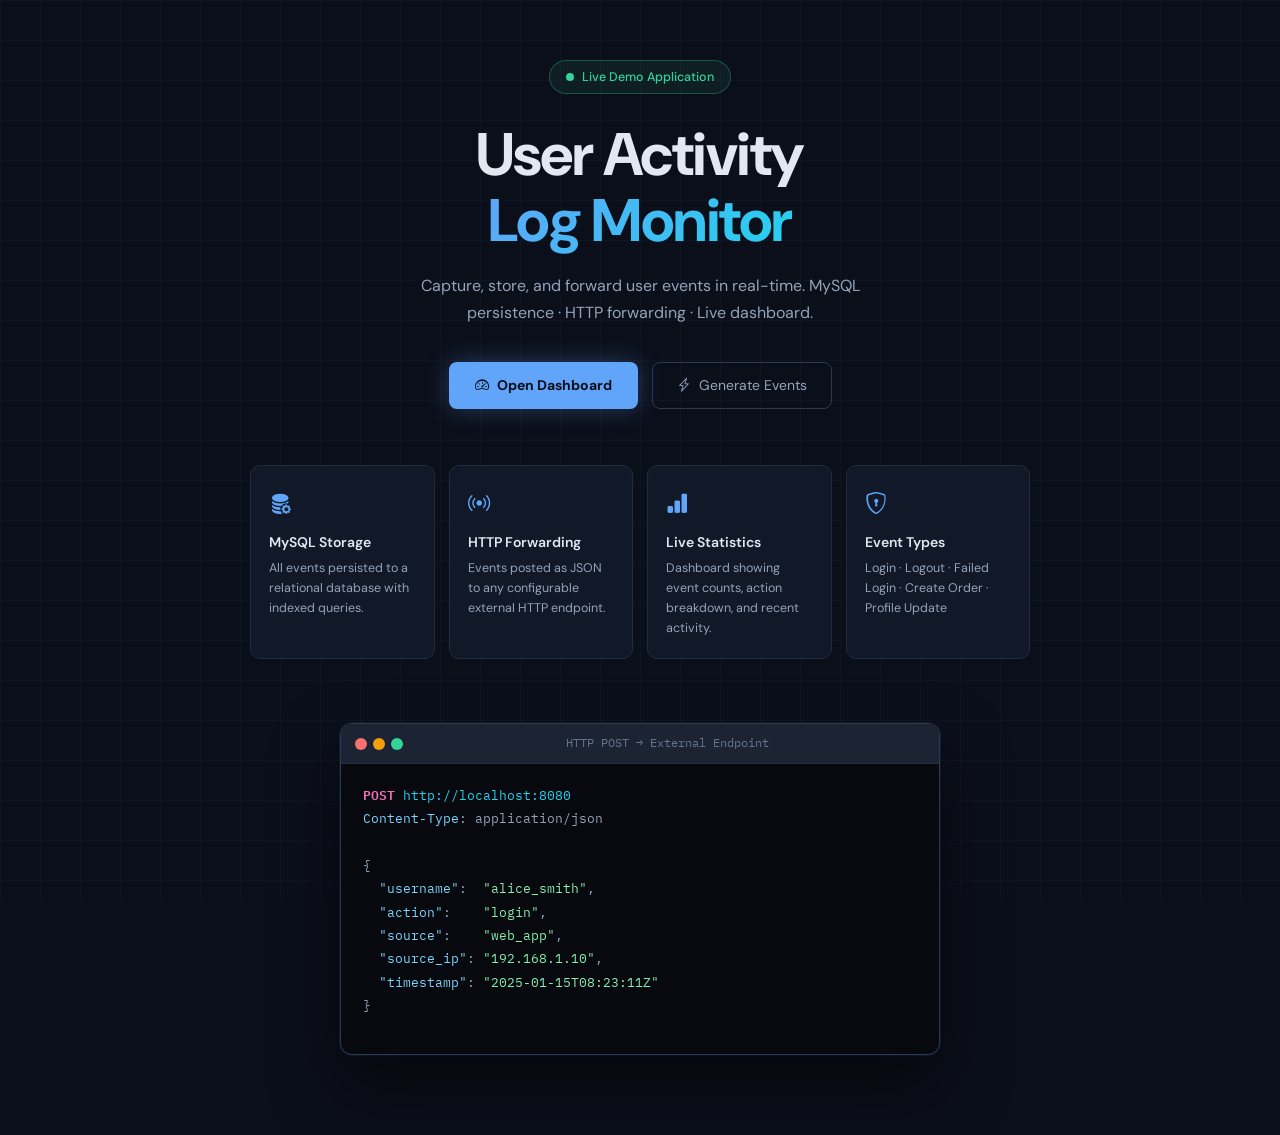
<file: templates/index.html>
<!DOCTYPE html>
<html lang="en">
<head>
  <meta charset="UTF-8"/>
  <meta name="viewport" content="width=device-width, initial-scale=1.0"/>
  <title>ActivityLog — User Activity Monitoring</title>
  <link rel="preconnect" href="https://fonts.googleapis.com"/>
  <link href="https://fonts.googleapis.com/css2?family=IBM+Plex+Mono:wght@400;500;600&family=DM+Sans:wght@300;400;500;600&display=swap" rel="stylesheet"/>
  <link href="https://cdn.jsdelivr.net/npm/bootstrap@5.3.3/dist/css/bootstrap.min.css" rel="stylesheet"/>
  <link href="https://cdn.jsdelivr.net/npm/bootstrap-icons@1.11.3/font/bootstrap-icons.min.css" rel="stylesheet"/>
  <link rel="stylesheet" href="/static/css/style.css"/>
  <link rel="stylesheet" href="/static/css/landing.css"/>
</head>
<body class="landing-body">

  <!-- ── Grid background ── -->
  <div class="landing-grid"></div>

  <!-- ── Hero ── -->
  <section class="hero-section">
    <div class="hero-pill">
      <span class="pulse-dot"></span> Live Demo Application
    </div>

    <h1 class="hero-title">
      User Activity<br/>
      <span class="hero-accent">Log Monitor</span>
    </h1>

    <p class="hero-sub">
      Capture, store, and forward user events in real-time.
      MySQL persistence · HTTP forwarding · Live dashboard.
    </p>

    <div class="hero-actions">
      <a href="/dashboard" class="btn-hero-primary">
        <i class="bi bi-speedometer2"></i> Open Dashboard
      </a>
      <a href="/generator" class="btn-hero-secondary">
        <i class="bi bi-lightning-charge"></i> Generate Events
      </a>
    </div>

    <!-- Feature grid -->
    <div class="feature-grid">
      <div class="feat-card">
        <i class="bi bi-database-fill-gear feat-icon"></i>
        <div class="feat-title">MySQL Storage</div>
        <div class="feat-desc">All events persisted to a relational database with indexed queries.</div>
      </div>
      <div class="feat-card">
        <i class="bi bi-broadcast feat-icon"></i>
        <div class="feat-title">HTTP Forwarding</div>
        <div class="feat-desc">Events posted as JSON to any configurable external HTTP endpoint.</div>
      </div>
      <div class="feat-card">
        <i class="bi bi-bar-chart-fill feat-icon"></i>
        <div class="feat-title">Live Statistics</div>
        <div class="feat-desc">Dashboard showing event counts, action breakdown, and recent activity.</div>
      </div>
      <div class="feat-card">
        <i class="bi bi-shield-lock feat-icon"></i>
        <div class="feat-title">Event Types</div>
        <div class="feat-desc">Login · Logout · Failed Login · Create Order · Profile Update</div>
      </div>
    </div>
  </section>

  <!-- Terminal preview -->
  <div class="terminal-preview">
    <div class="term-bar">
      <span class="term-dot r"></span>
      <span class="term-dot y"></span>
      <span class="term-dot g"></span>
      <span class="term-label">HTTP POST → External Endpoint</span>
    </div>
    <div class="term-body">
      <pre class="term-code"><span class="c-kw">POST</span> <span class="c-url">http://localhost:8080</span>
<span class="c-key">Content-Type</span>: <span class="c-val">application/json</span>

{
  <span class="c-key">"username"</span>:  <span class="c-str">"alice_smith"</span>,
  <span class="c-key">"action"</span>:    <span class="c-str">"login"</span>,
  <span class="c-key">"source"</span>:    <span class="c-str">"web_app"</span>,
  <span class="c-key">"source_ip"</span>: <span class="c-str">"192.168.1.10"</span>,
  <span class="c-key">"timestamp"</span>: <span class="c-str">"2025-01-15T08:23:11Z"</span>
}</pre>
    </div>
  </div>

  <script src="https://cdn.jsdelivr.net/npm/bootstrap@5.3.3/dist/js/bootstrap.bundle.min.js"></script>
</body>
</html>
</file>
<file: static/css/style.css>
/* ═══════════════════════════════════════════════════════════════════════════
   ActivityLog — Main Stylesheet
   Font: IBM Plex Mono (monospace / data) + DM Sans (UI)
   Theme: Dark terminal / industrial
═══════════════════════════════════════════════════════════════════════════ */

/* ── Variables ──────────────────────────────────────────────────────────── */
:root {
  --bg:         #0b0f1a;
  --bg2:        #111827;
  --bg3:        #1c2333;
  --border:     #1e2d40;
  --border2:    #2a3a52;

  --text:       #e2e8f0;
  --text-dim:   #64748b;
  --text-muted: #94a3b8;

  --green:      #34d399;
  --green-dim:  rgba(52,211,153,.12);
  --blue:       #60a5fa;
  --blue-dim:   rgba(96,165,250,.12);
  --amber:      #f59e0b;
  --amber-dim:  rgba(245,158,11,.12);
  --red:        #f87171;
  --red-dim:    rgba(248,113,113,.12);
  --purple:     #a78bfa;
  --purple-dim: rgba(167,139,250,.12);
  --cyan:       #22d3ee;

  --radius:     10px;
  --radius-sm:  6px;
  --sidebar-w:  240px;

  --font-body: "DM Sans", system-ui, sans-serif;
  --font-mono: "IBM Plex Mono", "Cascadia Code", monospace;
}

/* ── Reset / base ───────────────────────────────────────────────────────── */
*, *::before, *::after { box-sizing: border-box; margin: 0; padding: 0; }

html { scroll-behavior: smooth; }

body {
  background: var(--bg);
  color: var(--text);
  font-family: var(--font-body);
  font-size: 14px;
  line-height: 1.6;
  -webkit-font-smoothing: antialiased;
  display: flex;
  min-height: 100vh;
}

a { color: inherit; text-decoration: none; }

/* ── Sidebar ────────────────────────────────────────────────────────────── */
.sidebar {
  width: var(--sidebar-w);
  background: var(--bg2);
  border-right: 1px solid var(--border);
  display: flex;
  flex-direction: column;
  position: fixed;
  top: 0; left: 0;
  height: 100vh;
  z-index: 200;
  transition: transform .25s ease;
}

.sidebar-brand {
  display: flex;
  align-items: center;
  gap: 10px;
  padding: 20px 20px 16px;
  border-bottom: 1px solid var(--border);
}

.brand-icon {
  width: 32px; height: 32px;
  background: var(--blue-dim);
  border: 1px solid var(--blue);
  border-radius: var(--radius-sm);
  display: flex; align-items: center; justify-content: center;
  color: var(--blue);
  font-size: 16px;
}

.brand-text {
  font-family: var(--font-mono);
  font-weight: 600;
  font-size: 15px;
  color: var(--text);
  letter-spacing: -.3px;
}

.sidebar-nav {
  flex: 1;
  padding: 12px 0;
  overflow-y: auto;
}

.nav-label {
  display: block;
  font-size: 10px;
  font-weight: 600;
  letter-spacing: 1.2px;
  color: var(--text-dim);
  padding: 12px 20px 4px;
}

.nav-link {
  display: flex;
  align-items: center;
  gap: 10px;
  padding: 9px 20px;
  color: var(--text-muted);
  font-size: 13.5px;
  transition: background .15s, color .15s;
  border-left: 2px solid transparent;
}

.nav-link i { font-size: 15px; width: 18px; }

.nav-link:hover {
  background: var(--bg3);
  color: var(--text);
}

.nav-link.active {
  background: var(--blue-dim);
  color: var(--blue);
  border-left-color: var(--blue);
}

.sidebar-footer {
  padding: 16px 20px;
  border-top: 1px solid var(--border);
}

.endpoint-badge {
  display: flex;
  align-items: center;
  gap: 6px;
  padding: 6px 10px;
  background: var(--bg3);
  border: 1px solid var(--border2);
  border-radius: var(--radius-sm);
  color: var(--text-muted);
  font-family: var(--font-mono);
  font-size: 11px;
  overflow: hidden;
}

.endpoint-badge i { color: var(--green); flex-shrink: 0; }
#endpointHost { overflow: hidden; text-overflow: ellipsis; white-space: nowrap; }

/* ── Topbar (mobile) ────────────────────────────────────────────────────── */
.topbar {
  position: fixed; top: 0; left: 0; right: 0;
  height: 52px;
  background: var(--bg2);
  border-bottom: 1px solid var(--border);
  display: flex; align-items: center; gap: 12px;
  padding: 0 16px;
  z-index: 300;
}

.topbar-toggle {
  background: none; border: none;
  color: var(--text); font-size: 20px; cursor: pointer;
}

.topbar-title {
  font-family: var(--font-mono);
  font-weight: 600;
  font-size: 14px;
}

/* ── Main content ───────────────────────────────────────────────────────── */
.main-content {
  margin-left: var(--sidebar-w);
  flex: 1;
  padding: 28px 32px;
  max-width: 1200px;
}

@media (max-width: 991px) {
  .sidebar { transform: translateX(-100%); }
  .sidebar.open { transform: translateX(0); }
  .main-content { margin-left: 0; padding: 72px 16px 24px; }
}

/* ── Page header ────────────────────────────────────────────────────────── */
.page-header {
  display: flex; align-items: flex-start;
  justify-content: space-between;
  margin-bottom: 24px;
  gap: 16px;
  flex-wrap: wrap;
}

.page-title {
  font-size: 24px;
  font-weight: 600;
  letter-spacing: -.4px;
  color: var(--text);
  line-height: 1.2;
}

.page-sub {
  font-size: 13px;
  color: var(--text-dim);
  margin-top: 2px;
}

.header-actions {
  display: flex; align-items: center; gap: 10px; flex-wrap: wrap;
}

/* ── Stat cards ─────────────────────────────────────────────────────────── */
.stats-grid {
  display: grid;
  grid-template-columns: repeat(auto-fit, minmax(180px,1fr));
  gap: 14px;
  margin-bottom: 20px;
}

.stat-card {
  background: var(--bg2);
  border: 1px solid var(--border);
  border-radius: var(--radius);
  padding: 18px;
  display: flex; align-items: center; gap: 14px;
  transition: border-color .2s, transform .2s;
}
.stat-card:hover { border-color: var(--border2); transform: translateY(-2px); }

.stat-icon {
  width: 44px; height: 44px;
  border-radius: var(--radius-sm);
  display: flex; align-items: center; justify-content: center;
  font-size: 20px;
  flex-shrink: 0;
}
.stat-icon.blue   { background: var(--blue-dim);   color: var(--blue);   border: 1px solid var(--blue); }
.stat-icon.green  { background: var(--green-dim);  color: var(--green);  border: 1px solid var(--green); }
.stat-icon.red    { background: var(--red-dim);    color: var(--red);    border: 1px solid var(--red); }
.stat-icon.amber  { background: var(--amber-dim);  color: var(--amber);  border: 1px solid var(--amber); }

.stat-label { font-size: 11.5px; color: var(--text-dim); font-weight: 500; text-transform: uppercase; letter-spacing: .6px; }
.stat-value { font-family: var(--font-mono); font-size: 26px; font-weight: 600; color: var(--text); line-height: 1; margin-top: 4px; }

/* ── Panels ─────────────────────────────────────────────────────────────── */
.panel {
  background: var(--bg2);
  border: 1px solid var(--border);
  border-radius: var(--radius);
  overflow: hidden;
}

.panel-header {
  display: flex; align-items: center; justify-content: space-between;
  padding: 14px 18px;
  border-bottom: 1px solid var(--border);
  background: var(--bg3);
}

.panel-title {
  font-size: 13px; font-weight: 600;
  color: var(--text-muted);
  display: flex; align-items: center; gap: 7px;
}
.panel-title i { color: var(--blue); }

.panel-link {
  font-size: 12px; color: var(--text-dim);
  display: flex; align-items: center; gap: 4px;
  background: none; border: none; cursor: pointer;
  transition: color .15s;
}
.panel-link:hover { color: var(--blue); }

.panel-body { padding: 18px; }
.panel-body.p0 { padding: 0; }

.content-row {
  display: flex; gap: 14px; flex-wrap: wrap;
}
.content-row.align-start { align-items: flex-start; }
.mt20 { margin-top: 20px; }
.mb20 { margin-bottom: 20px; }

/* ── Log table ──────────────────────────────────────────────────────────── */
.table-scroll { overflow-x: auto; }
.log-table { width: 100%; border-collapse: collapse; }
.log-table.full { min-width: 600px; }
.log-table thead tr { border-bottom: 1px solid var(--border2); }
.log-table th {
  padding: 10px 16px;
  font-size: 11px; font-weight: 600;
  text-transform: uppercase; letter-spacing: .8px;
  color: var(--text-dim);
  text-align: left;
  background: var(--bg3);
  white-space: nowrap;
}
.log-table td {
  padding: 9px 16px;
  border-bottom: 1px solid var(--border);
  font-size: 13px;
  vertical-align: middle;
}
.log-table tr:last-child td { border-bottom: none; }
.log-table tbody tr { transition: background .1s; }
.log-table tbody tr:hover { background: var(--bg3); }

/* ── Action badges ──────────────────────────────────────────────────────── */
.action-badge {
  display: inline-flex; align-items: center;
  padding: 2px 10px;
  border-radius: 20px;
  font-family: var(--font-mono);
  font-size: 11px; font-weight: 500;
  text-transform: capitalize;
  white-space: nowrap;
}
.badge-green  { background: var(--green-dim);  color: var(--green);  border: 1px solid var(--green); }
.badge-amber  { background: var(--amber-dim);  color: var(--amber);  border: 1px solid var(--amber); }
.badge-red    { background: var(--red-dim);    color: var(--red);    border: 1px solid var(--red); }
.badge-blue   { background: var(--blue-dim);   color: var(--blue);   border: 1px solid var(--blue); }
.badge-purple { background: var(--purple-dim); color: var(--purple); border: 1px solid var(--purple); }
.badge-gray   { background: rgba(100,116,139,.1); color: var(--text-dim); border: 1px solid var(--border2); }

/* ── Loading ────────────────────────────────────────────────────────────── */
.loading-ring {
  width: 28px; height: 28px;
  border: 2px solid var(--border2);
  border-top-color: var(--blue);
  border-radius: 50%;
  animation: spin .7s linear infinite;
  margin: 0 auto;
}
@keyframes spin { to { transform: rotate(360deg); } }

/* ── Buttons ────────────────────────────────────────────────────────────── */
.btn-primary-custom {
  display: inline-flex; align-items: center; gap: 6px;
  padding: 8px 16px;
  background: var(--blue); color: #0b0f1a;
  border: none; border-radius: var(--radius-sm);
  font-family: var(--font-body); font-size: 13px; font-weight: 600;
  cursor: pointer; transition: opacity .15s, transform .1s;
}
.btn-primary-custom:hover { opacity: .9; transform: translateY(-1px); }

.btn-outline-custom {
  display: inline-flex; align-items: center; gap: 6px;
  padding: 7px 14px;
  background: transparent;
  border: 1px solid var(--border2); border-radius: var(--radius-sm);
  color: var(--text-muted); font-size: 13px;
  cursor: pointer; transition: border-color .15s, color .15s;
}
.btn-outline-custom:hover { border-color: var(--blue); color: var(--blue); }

/* ── Event buttons ──────────────────────────────────────────────────────── */
.event-buttons {
  display: flex; flex-direction: column; gap: 10px;
  margin-bottom: 20px;
}

.evt-btn {
  display: flex; align-items: center; gap: 12px;
  padding: 12px 16px;
  background: var(--bg3);
  border: 1px solid var(--border);
  border-radius: var(--radius-sm);
  color: var(--text-muted);
  cursor: pointer;
  transition: background .15s, border-color .15s, color .15s, transform .1s;
  text-align: left;
}
.evt-btn i { font-size: 18px; flex-shrink: 0; width: 22px; }
.evt-btn .evt-label { font-size: 14px; font-weight: 600; color: var(--text); }
.evt-btn .evt-hint  { font-size: 11.5px; color: var(--text-dim); margin-top: 1px; display: block; }

.evt-btn:hover { transform: translateX(3px); }
.evt-btn.firing { animation: btnFire .4s ease; }
@keyframes btnFire { 0%,100%{transform:translateX(0)} 50%{transform:translateX(6px)} }

.evt-btn.green  { border-left: 3px solid var(--green); }
.evt-btn.green:hover  { background: var(--green-dim); border-color: var(--green); }
.evt-btn.green i { color: var(--green); }

.evt-btn.amber  { border-left: 3px solid var(--amber); }
.evt-btn.amber:hover  { background: var(--amber-dim); border-color: var(--amber); }
.evt-btn.amber i { color: var(--amber); }

.evt-btn.red    { border-left: 3px solid var(--red); }
.evt-btn.red:hover    { background: var(--red-dim); border-color: var(--red); }
.evt-btn.red i { color: var(--red); }

.evt-btn.blue   { border-left: 3px solid var(--blue); }
.evt-btn.blue:hover   { background: var(--blue-dim); border-color: var(--blue); }
.evt-btn.blue i { color: var(--blue); }

.evt-btn.purple { border-left: 3px solid var(--purple); }
.evt-btn.purple:hover { background: var(--purple-dim); border-color: var(--purple); }
.evt-btn.purple i { color: var(--purple); }

/* ── Activity feed ──────────────────────────────────────────────────────── */
.activity-feed {
  max-height: 420px;
  overflow-y: auto;
  padding: 0;
}

.feed-empty {
  padding: 3rem 2rem;
  text-align: center;
  color: var(--text-dim);
}
.feed-empty i { font-size: 32px; display: block; margin-bottom: 8px; opacity: .4; }
.feed-empty p { font-size: 13px; }

.feed-entry {
  display: flex; align-items: center; justify-content: space-between;
  padding: 10px 16px;
  border-bottom: 1px solid var(--border);
  gap: 12px;
  animation: slideIn .25s ease;
}
.feed-entry:last-child { border-bottom: none; }
@keyframes slideIn { from { opacity:0; transform: translateX(-10px); } }

.fe-left  { display: flex; align-items: center; gap: 10px; flex-wrap: wrap; }
.fe-right { display: flex; align-items: center; gap: 8px; flex-shrink: 0; }
.fe-num   { font-family: var(--font-mono); font-size: 11px; color: var(--text-dim); min-width: 26px; }
.fe-user  { font-size: 13px; }
.fe-ip    { font-size: 11px; }
.fe-time  { font-size: 11px; font-family: var(--font-mono); }

.status-dot {
  display: inline-flex; align-items: center;
  padding: 2px 6px;
  border-radius: 4px;
  font-size: 11px;
  gap: 3px;
}
.status-dot.ok   { background: var(--green-dim); color: var(--green); }
.status-dot.warn { background: var(--amber-dim); color: var(--amber); }
.status-dot.err  { background: var(--red-dim);   color: var(--red); }

/* ── Breakdown ──────────────────────────────────────────────────────────── */
.breakdown-row {
  display: flex; align-items: center; gap: 12px;
  padding: 7px 0;
  border-bottom: 1px solid var(--border);
}
.breakdown-row:last-child { border-bottom: none; }
.bd-left  { display: flex; align-items: center; gap: 8px; min-width: 150px; }
.bd-label { font-size: 13px; text-transform: capitalize; }
.bd-bar-wrap { flex: 1; height: 24px; background: var(--bg3); border-radius: 4px; overflow: hidden; }
.bd-bar   { height: 100%; border-radius: 4px; transition: width .5s ease; }
.bd-count { font-family: var(--font-mono); font-size: 13px; color: var(--text-muted); min-width: 36px; text-align: right; }

/* ── Bar chart ──────────────────────────────────────────────────────────── */
.bar-chart-area { min-height: 140px; display: flex; align-items: flex-end; }
.bar-group { display: flex; align-items: flex-end; gap: 8px; width: 100%; }
.bar-col   { display: flex; flex-direction: column; align-items: center; flex: 1; gap: 4px; }
.bar-tip   { font-family: var(--font-mono); font-size: 11px; color: var(--text-dim); }
.bar-fill  { width: 100%; background: linear-gradient(180deg, var(--blue) 0%, rgba(96,165,250,.3) 100%);
             border-radius: 4px 4px 0 0; min-height: 4px; transition: height .5s ease; }
.bar-label { font-family: var(--font-mono); font-size: 10px; color: var(--text-dim); }

/* ── JSON preview ───────────────────────────────────────────────────────── */
.json-preview {
  font-family: var(--font-mono);
  font-size: 13px;
  line-height: 1.8;
  padding: 20px 22px;
  background: #07090f;
  color: var(--text);
  margin: 0;
  overflow-x: auto;
}
.c-key  { color: #7dd3fc; }
.c-str  { color: #86efac; }
.c-val  { color: #fbbf24; }
.c-kw   { color: #f472b6; font-weight: 600; }
.c-url  { color: var(--cyan); }

/* ── Code blocks ────────────────────────────────────────────────────────── */
.code-block {
  font-family: var(--font-mono);
  font-size: 12px;
  line-height: 1.7;
  background: #07090f;
  border: 1px solid var(--border);
  border-radius: var(--radius-sm);
  padding: 16px;
  color: var(--green);
  overflow-x: auto;
  margin: 12px 0;
}

.inline-code {
  font-family: var(--font-mono);
  font-size: 12px;
  background: var(--bg3);
  border: 1px solid var(--border2);
  border-radius: 4px;
  padding: 1px 6px;
  color: var(--cyan);
}

/* ── Inputs ─────────────────────────────────────────────────────────────── */
.code-input {
  background: var(--bg3);
  border: 1px solid var(--border2);
  border-radius: var(--radius-sm);
  color: var(--text);
  font-family: var(--font-mono);
  font-size: 12.5px;
  padding: 8px 12px;
  width: 100%;
  transition: border-color .15s;
}
.code-input:focus { outline: none; border-color: var(--blue); }
.code-input.sm { width: auto; min-width: 200px; }

.endpoint-row { display: flex; gap: 10px; align-items: center; }
.endpoint-row .code-input { flex: 1; }

.custom-user-row { border-top: 1px solid var(--border); padding-top: 16px; }
.field-label { display: block; font-size: 11.5px; color: var(--text-dim); margin-bottom: 6px; font-weight: 500; }

/* ── Misc helpers ───────────────────────────────────────────────────────── */
.mono      { font-family: var(--font-mono); }
.dim       { color: var(--text-dim); }
.muted-text{ color: var(--text-muted); font-size: 13px; }
.body-text { font-size: 13.5px; color: var(--text-muted); line-height: 1.7; margin-bottom: 0; }
.text-link { color: var(--blue); }
.text-link:hover { text-decoration: underline; }

.hint-text {
  font-size: 12px; color: var(--text-dim);
  margin-top: 10px; display: flex; align-items: center; gap: 5px;
}
.hint-text i { flex-shrink: 0; }

.badge-pill {
  display: inline-block;
  padding: 3px 10px;
  background: var(--blue-dim); color: var(--blue);
  border: 1px solid var(--blue);
  border-radius: 20px; font-size: 11.5px; font-weight: 600;
}

.live-badge {
  display: flex; align-items: center; gap: 6px;
  padding: 5px 12px;
  background: var(--green-dim);
  border: 1px solid var(--green);
  border-radius: 20px;
  font-size: 12px; font-weight: 600; color: var(--green);
}

.alert-box {
  display: flex; align-items: center; gap: 8px;
  padding: 12px 16px;
  border-radius: var(--radius-sm);
  font-size: 13px;
}
.alert-box.red { background: var(--red-dim); color: var(--red); border: 1px solid var(--red); }

/* ── Pulse dot ──────────────────────────────────────────────────────────── */
.pulse-dot {
  display: inline-block;
  width: 8px; height: 8px;
  background: var(--green);
  border-radius: 50%;
  animation: pulse 1.5s ease-in-out infinite;
}
.pulse-dot.sm { width: 7px; height: 7px; }
@keyframes pulse { 0%,100%{opacity:1;transform:scale(1)} 50%{opacity:.4;transform:scale(.7)} }

/* ── Record bar ─────────────────────────────────────────────────────────── */
.record-bar {
  display: flex; justify-content: space-between; align-items: center;
  padding: 10px 0 12px;
}
.page-controls { display: flex; align-items: center; gap: 10px; }
.page-btn {
  width: 28px; height: 28px;
  background: var(--bg2); border: 1px solid var(--border2);
  color: var(--text-muted); border-radius: var(--radius-sm);
  cursor: pointer; display: flex; align-items: center; justify-content: center;
  font-size: 13px; transition: border-color .15s, color .15s;
}
.page-btn:hover:not(:disabled) { border-color: var(--blue); color: var(--blue); }
.page-btn:disabled { opacity: .35; cursor: default; }

/* ── Architecture ───────────────────────────────────────────────────────── */
.arch-flow {
  display: flex; align-items: center;
  gap: 0; flex-wrap: wrap; justify-content: center;
}

.arch-node {
  background: var(--bg3);
  border: 1px solid var(--border2);
  border-radius: var(--radius);
  padding: 18px 22px;
  text-align: center;
  min-width: 130px;
  transition: transform .2s;
}
.arch-node:hover { transform: translateY(-3px); }

.arch-node.primary { border-color: var(--blue); }
.arch-node.accent  { border-color: var(--cyan); background: rgba(34,211,238,.06); }
.arch-node.green-node { border-color: var(--green); background: var(--green-dim); }
.arch-node.amber-node { border-color: var(--amber); background: var(--amber-dim); }

.arch-icon { font-size: 28px; margin-bottom: 8px; }
.arch-node.primary  .arch-icon { color: var(--blue); }
.arch-node.accent   .arch-icon { color: var(--cyan); }
.arch-node.green-node .arch-icon { color: var(--green); }
.arch-node.amber-node .arch-icon { color: var(--amber); }

.arch-label { font-size: 14px; font-weight: 600; }
.arch-sub   { font-size: 11.5px; color: var(--text-dim); margin-top: 3px; }

.arch-arrow {
  display: flex; flex-direction: column; align-items: center;
  gap: 4px; padding: 0 8px; min-width: 120px;
}
.arrow-line { height: 2px; background: linear-gradient(90deg,var(--border2),var(--blue)); width: 100%; border-radius: 2px; }
.arrow-head { font-size: 18px; color: var(--blue); }
.arrow-label { font-size: 11px; color: var(--text-dim); text-align: center; }

.arch-fork { display: flex; flex-direction: column; gap: 20px; }
.fork-arm  { display: flex; align-items: center; }
.fork-arrow { display: flex; align-items: center; padding: 0 8px; min-width: 80px; gap: 4px; }
.fork-arrow .arrow-line { height: 2px; flex: 1; }
.fork-arrow .arrow-head { font-size: 16px; color: var(--blue); }

/* ── API table ──────────────────────────────────────────────────────────── */
.api-table { display: flex; flex-direction: column; gap: 0; }
.api-row {
  display: grid; grid-template-columns: 70px 200px 1fr;
  align-items: center; gap: 16px;
  padding: 10px 0;
  border-bottom: 1px solid var(--border);
}
.api-row:last-child { border-bottom: none; }
.api-row.header { font-size: 11px; font-weight: 600; letter-spacing: .8px; color: var(--text-dim); text-transform: uppercase; }

.badge-method {
  display: inline-flex; padding: 3px 8px;
  border-radius: 4px; font-family: var(--font-mono);
  font-size: 11px; font-weight: 600;
}
.badge-method.post { background: rgba(167,139,250,.15); color: var(--purple); border: 1px solid var(--purple); }
.badge-method.get  { background: var(--green-dim); color: var(--green); border: 1px solid var(--green); }

/* ── Stack grid ─────────────────────────────────────────────────────────── */
.stack-grid {
  display: grid; grid-template-columns: repeat(auto-fit,minmax(160px,1fr)); gap: 12px;
}
.stack-item {
  display: flex; flex-direction: column; align-items: flex-start; gap: 4px;
  padding: 14px 16px;
  background: var(--bg3); border: 1px solid var(--border);
  border-radius: var(--radius-sm);
}
.stack-item i { font-size: 22px; }
.stack-label { font-size: 13px; font-weight: 600; }
.stack-role  { font-size: 11.5px; color: var(--text-dim); }
</file>
<file: static/css/landing.css>
/* ═══════════════════════════════════════════════════════════════════════════
   Landing page styles
═══════════════════════════════════════════════════════════════════════════ */

:root {
  --bg:         #0b0f1a;
  --bg2:        #111827;
  --bg3:        #1c2333;
  --border:     #1e2d40;
  --border2:    #2a3a52;
  --text:       #e2e8f0;
  --text-dim:   #64748b;
  --text-muted: #94a3b8;
  --green:      #34d399;
  --blue:       #60a5fa;
  --cyan:       #22d3ee;
  --amber:      #f59e0b;
  --purple:     #a78bfa;
  --font-body:  "DM Sans", system-ui, sans-serif;
  --font-mono:  "IBM Plex Mono", monospace;
}

*, *::before, *::after { box-sizing: border-box; margin: 0; padding: 0; }

.landing-body {
  background: var(--bg);
  color: var(--text);
  font-family: var(--font-body);
  min-height: 100vh;
  display: flex;
  flex-direction: column;
  align-items: center;
  padding: 60px 24px 80px;
  position: relative;
  overflow-x: hidden;
  -webkit-font-smoothing: antialiased;
}

/* Grid background */
.landing-grid {
  position: fixed; inset: 0; z-index: 0; pointer-events: none;
  background-image:
    linear-gradient(rgba(96,165,250,.04) 1px, transparent 1px),
    linear-gradient(90deg, rgba(96,165,250,.04) 1px, transparent 1px);
  background-size: 40px 40px;
}

/* ── Hero ── */
.hero-section {
  position: relative; z-index: 1;
  max-width: 780px; width: 100%;
  text-align: center;
  margin-bottom: 64px;
}

.hero-pill {
  display: inline-flex; align-items: center; gap: 8px;
  padding: 6px 16px;
  background: rgba(52,211,153,.08);
  border: 1px solid rgba(52,211,153,.3);
  border-radius: 20px;
  font-size: 12.5px; font-weight: 500; color: var(--green);
  margin-bottom: 28px;
}

.pulse-dot {
  width: 8px; height: 8px;
  background: var(--green); border-radius: 50%;
  animation: pulse 1.4s ease-in-out infinite;
}
@keyframes pulse { 0%,100%{opacity:1;transform:scale(1)} 50%{opacity:.3;transform:scale(.65)} }

.hero-title {
  font-size: clamp(36px, 6vw, 60px);
  font-weight: 700;
  line-height: 1.1;
  letter-spacing: -1.5px;
  margin-bottom: 18px;
}
.hero-accent {
  background: linear-gradient(135deg, var(--blue) 0%, var(--cyan) 100%);
  -webkit-background-clip: text; -webkit-text-fill-color: transparent;
}

.hero-sub {
  font-size: 16px; color: var(--text-muted); line-height: 1.7;
  max-width: 520px; margin: 0 auto 36px;
}

.hero-actions {
  display: flex; gap: 14px; justify-content: center; flex-wrap: wrap;
  margin-bottom: 56px;
}

.btn-hero-primary {
  display: inline-flex; align-items: center; gap: 8px;
  padding: 12px 26px;
  background: var(--blue); color: #0b0f1a;
  border-radius: 8px; font-weight: 700; font-size: 14px;
  transition: transform .15s, box-shadow .15s;
  box-shadow: 0 0 24px rgba(96,165,250,.3);
}
.btn-hero-primary:hover { transform: translateY(-2px); box-shadow: 0 0 36px rgba(96,165,250,.45); }

.btn-hero-secondary {
  display: inline-flex; align-items: center; gap: 8px;
  padding: 11px 24px;
  background: transparent;
  border: 1px solid var(--border2); color: var(--text-muted);
  border-radius: 8px; font-size: 14px;
  transition: border-color .15s, color .15s;
}
.btn-hero-secondary:hover { border-color: var(--blue); color: var(--blue); }

/* ── Feature grid ── */
.feature-grid {
  display: grid;
  grid-template-columns: repeat(auto-fit, minmax(170px, 1fr));
  gap: 14px;
  text-align: left;
}

.feat-card {
  background: var(--bg2);
  border: 1px solid var(--border);
  border-radius: 10px;
  padding: 20px 18px;
  transition: border-color .2s, transform .2s;
}
.feat-card:hover { border-color: var(--border2); transform: translateY(-3px); }

.feat-icon {
  font-size: 22px; color: var(--blue);
  margin-bottom: 10px; display: block;
}
.feat-title { font-size: 14px; font-weight: 600; margin-bottom: 5px; }
.feat-desc  { font-size: 12.5px; color: var(--text-muted); line-height: 1.6; }

/* ── Terminal preview ── */
.terminal-preview {
  position: relative; z-index: 1;
  max-width: 600px; width: 100%;
  background: #07090f;
  border: 1px solid var(--border2);
  border-radius: 12px;
  overflow: hidden;
  box-shadow: 0 32px 64px rgba(0,0,0,.5), 0 0 0 1px rgba(96,165,250,.1);
}

.term-bar {
  display: flex; align-items: center; gap: 6px;
  padding: 10px 14px;
  background: var(--bg3);
  border-bottom: 1px solid var(--border);
}
.term-dot { width: 12px; height: 12px; border-radius: 50%; }
.term-dot.r { background: #f87171; }
.term-dot.y { background: var(--amber); }
.term-dot.g { background: var(--green); }
.term-label {
  flex: 1; text-align: center;
  font-family: var(--font-mono);
  font-size: 11.5px; color: var(--text-dim);
}

.term-body { padding: 20px 22px; }
.term-code {
  font-family: var(--font-mono);
  font-size: 13px; line-height: 1.8;
  color: var(--text-muted);
  white-space: pre;
  overflow-x: auto;
}
.c-kw  { color: #f472b6; font-weight: 600; }
.c-url { color: var(--cyan); }
.c-key { color: #7dd3fc; }
.c-val { color: var(--text-muted); }
.c-str { color: #86efac; }

@media (max-width: 600px) {
  .term-code { font-size: 11px; }
}
</file>
